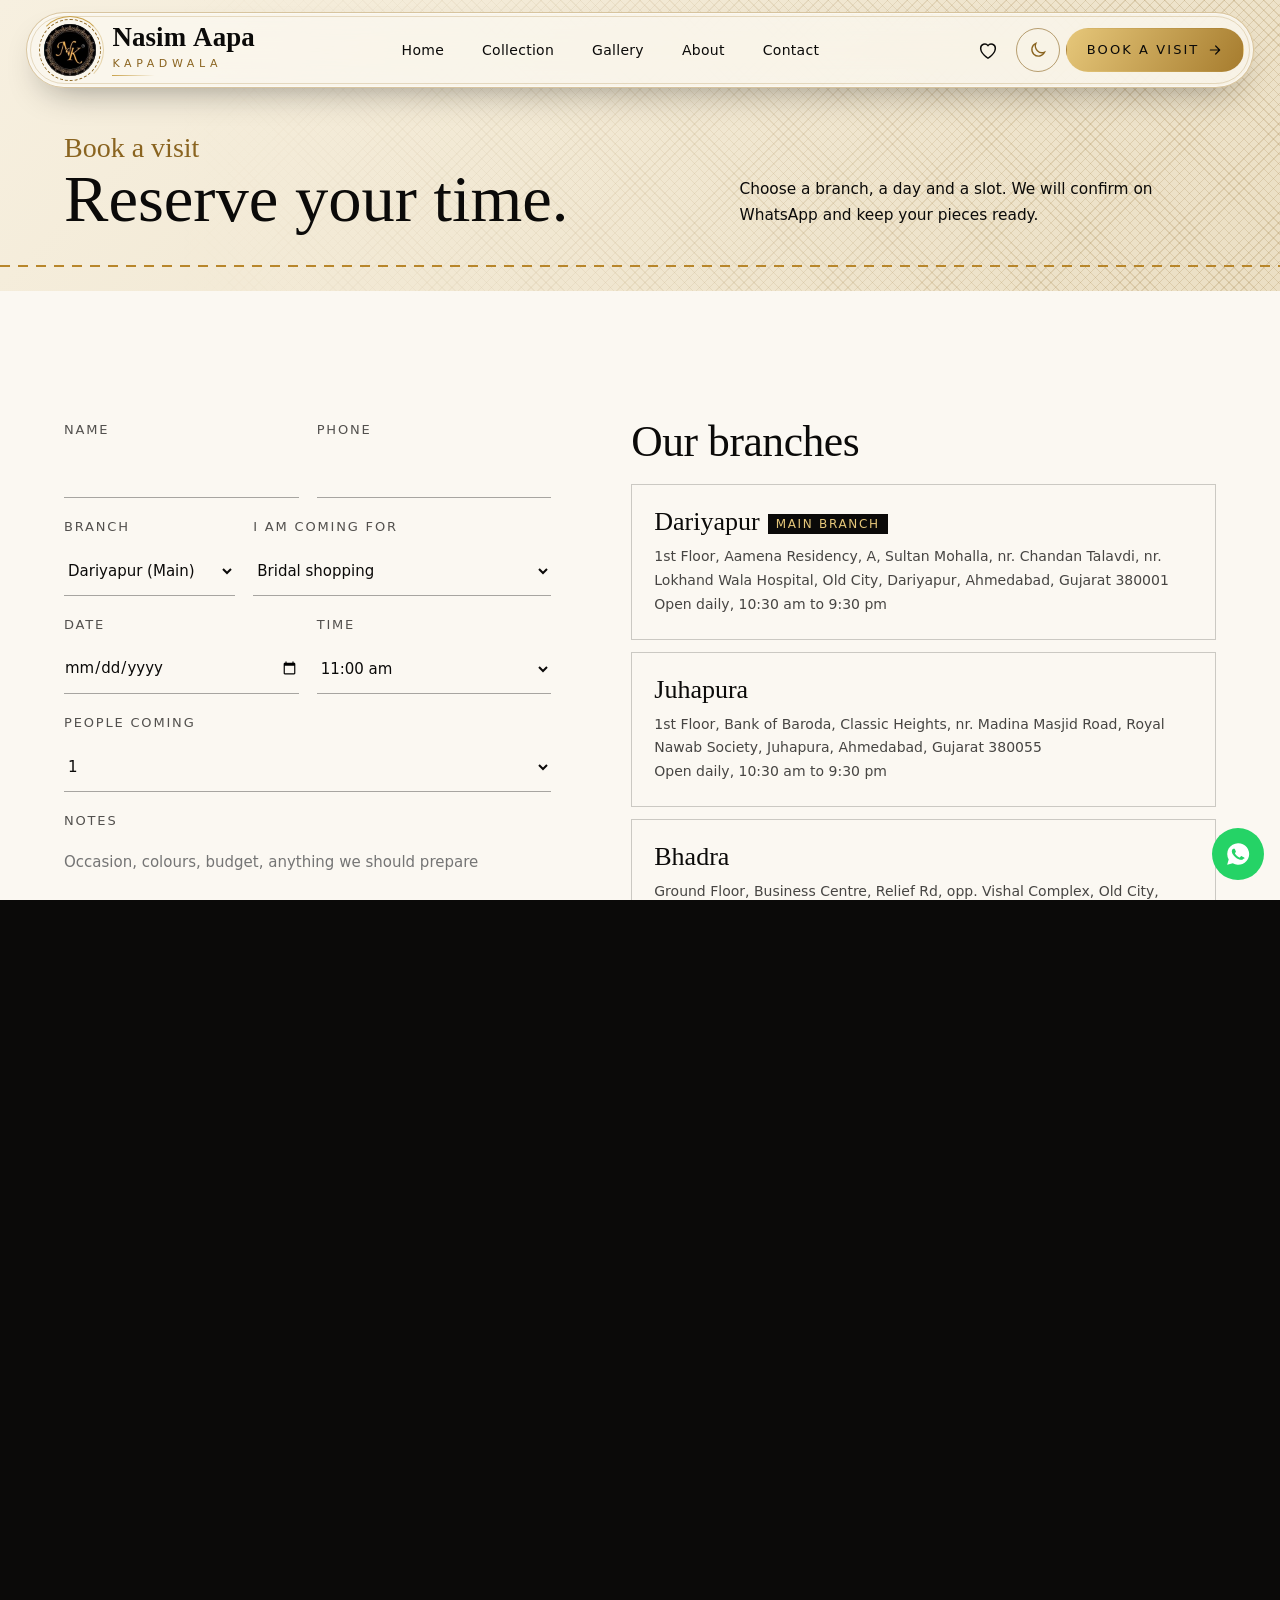
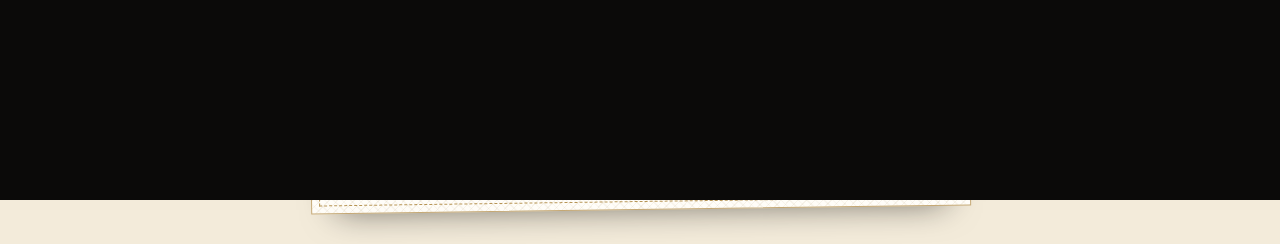
<file: book.html>
<!DOCTYPE html>
<html lang="en"><head><meta charset="utf-8">
<meta http-equiv="Content-Security-Policy" content="default-src 'self'; script-src 'self'; style-src 'self' 'unsafe-inline' https://fonts.googleapis.com; font-src https://fonts.gstatic.com; img-src 'self' data: https:; frame-src https://maps.google.com https://www.google.com; connect-src 'self'; object-src 'none'; base-uri 'self'; form-action 'self'">
<meta name="referrer" content="strict-origin-when-cross-origin">
<meta name="viewport" content="width=device-width, initial-scale=1, viewport-fit=cover">
<title>Book a Visit | Nasim Aapa Kapadwala, Ahmedabad</title>
<meta name="description" content="Book a visit or fitting at our Dariyapur, Juhapura or Bhadra branch in Ahmedabad.">
<meta name="theme-color" content="#0B0A09"><link rel="icon" href="images/logo.png">
<link rel="preconnect" href="https://fonts.googleapis.com"><link rel="preconnect" href="https://fonts.gstatic.com" crossorigin>
<link href="https://fonts.googleapis.com/css2?family=Cormorant+Garamond:ital,wght@0,400;0,500;0,600;1,400&family=DM+Sans:wght@400;500&family=Pinyon+Script&display=swap" rel="stylesheet">
<link rel="stylesheet" href="style.css"></head><body>
<main>
<section class="phero"><div><p class="script fadeup">Book a visit</p><h1 class="split"><span><i>Reserve your time.</i></span></h1><p class="hero__lede fadeup">Choose a branch, a day and a slot. We will confirm on WhatsApp and keep your pieces ready.</p></div></section>
<section class="section"><div class="wrap cgrid">
 <form class="form" id="bform">
  <div class="row"><div class="field"><label for="bn">Name</label><input id="bn" name="name" required maxlength="60" autocomplete="name"></div><div class="field"><label for="bp">Phone</label><input id="bp" name="phone" type="tel" required maxlength="20" inputmode="tel" autocomplete="tel"></div></div>
  <div class="row"><div class="field"><label for="bbr">Branch</label><select id="bbr" name="branch"></select></div><div class="field"><label for="bu">I am coming for</label><select id="bu" name="purpose"><option>Bridal shopping</option><option>Custom stitching and measurements</option><option>Trial fitting</option><option>Dress materials</option><option>Readymade outfits</option></select></div></div>
  <div class="row"><div class="field"><label for="bdate">Date</label><input id="bdate" name="date" type="date" required></div><div class="field"><label for="bt">Time</label><select id="bt" name="time"><option>11:00 am</option><option>1:00 pm</option><option>3:00 pm</option><option>5:00 pm</option><option>7:00 pm</option></select></div></div>
  <div class="field"><label for="bg">People coming</label><select id="bg" name="guests"><option>1</option><option>2</option><option>3 to 4</option><option>5 or more</option></select></div>
  <div class="field"><label for="bno">Notes</label><textarea id="bno" name="notes" maxlength="400" placeholder="Occasion, colours, budget, anything we should prepare"></textarea></div>
  <div class="hp" aria-hidden="true"><label>Leave this empty<input name="website" tabindex="-1" autocomplete="off"></label></div><button class="btn btn--gold" type="submit">Request on WhatsApp</button><p class="ok" id="bok" role="status"></p></form>
 <div><h2 class="title" style="font-size:clamp(30px,3.4vw,46px)">Our branches</h2><div class="bcards" id="binfo"></div><p class="sub" style="margin-top:20px;font-size:14px">Saved pieces from your wishlist are added to the message automatically.</p></div>
</div></section>
</main><script src="script.js"></script></body></html>
</file>
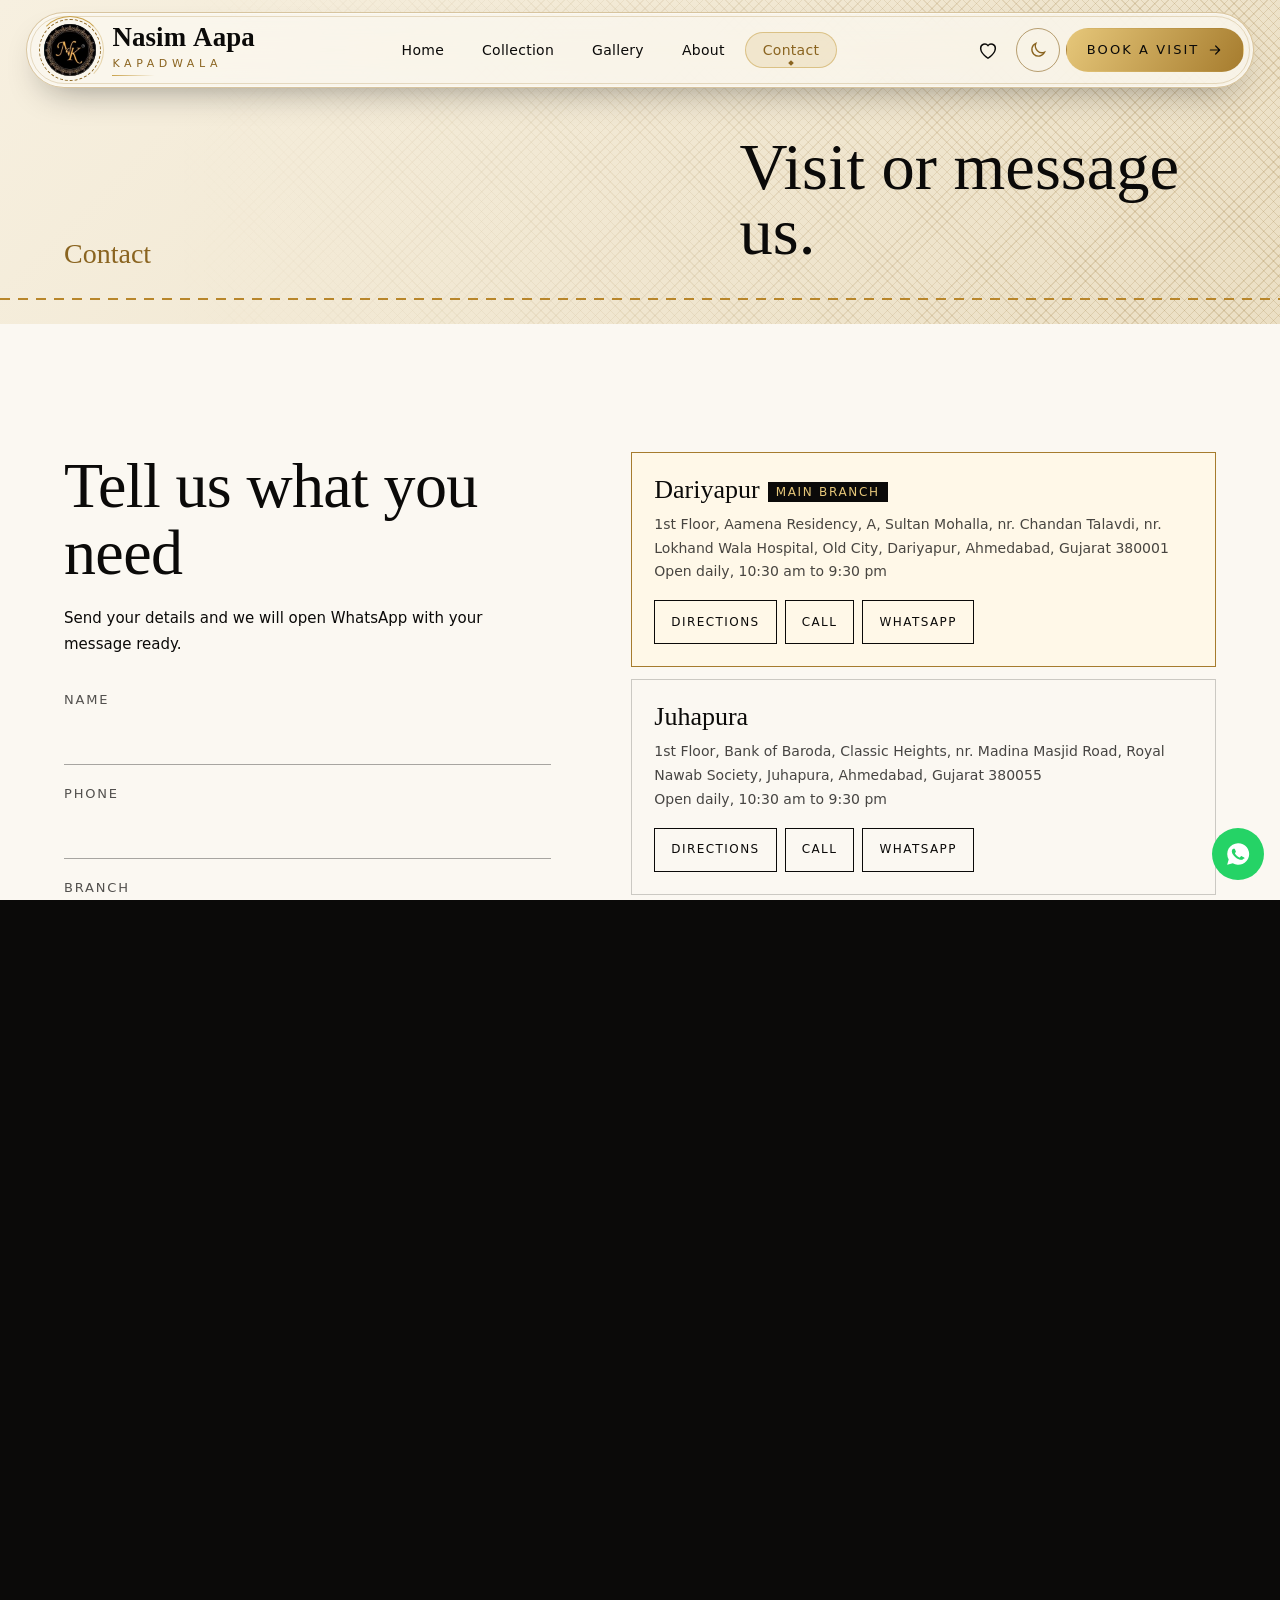
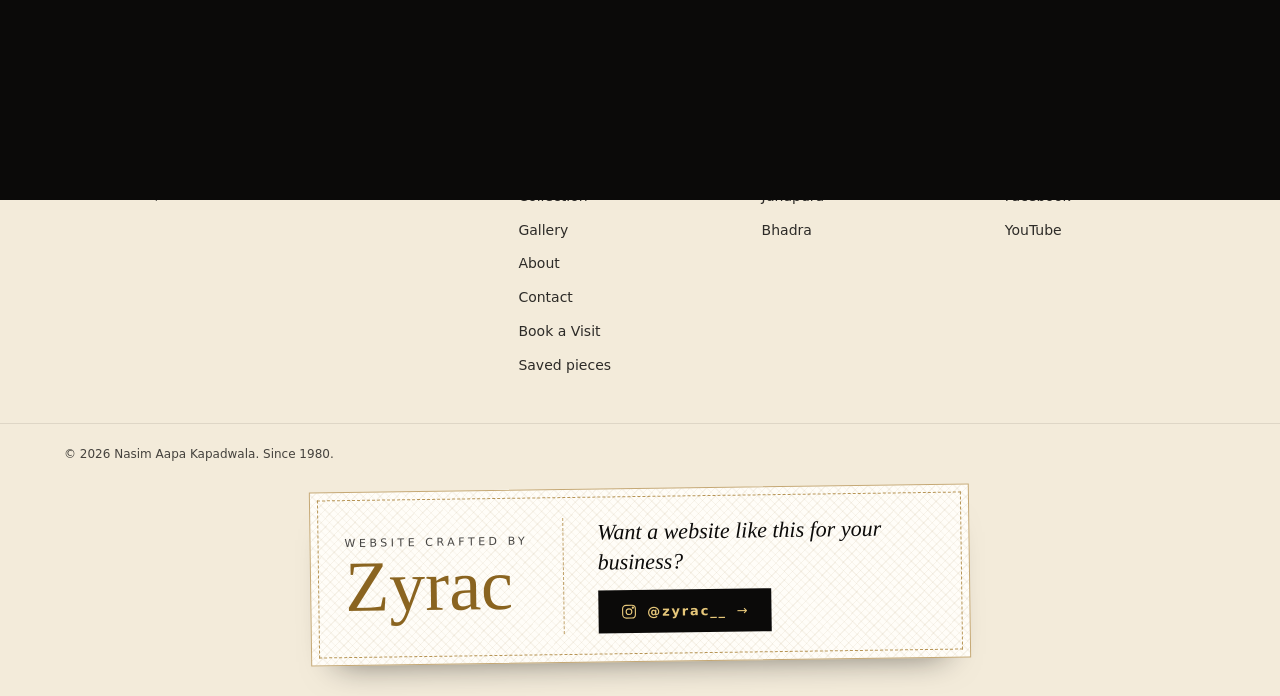
<file: contact.html>
<!DOCTYPE html>
<html lang="en"><head><meta charset="utf-8">
<meta http-equiv="Content-Security-Policy" content="default-src 'self'; script-src 'self'; style-src 'self' 'unsafe-inline' https://fonts.googleapis.com; font-src https://fonts.gstatic.com; img-src 'self' data: https:; frame-src https://maps.google.com https://www.google.com; connect-src 'self'; object-src 'none'; base-uri 'self'; form-action 'self'">
<meta name="referrer" content="strict-origin-when-cross-origin">
<meta name="viewport" content="width=device-width, initial-scale=1, viewport-fit=cover">
<title>Contact | Nasim Aapa Kapadwala, Ahmedabad</title>
<meta name="description" content="Visit our three Ahmedabad branches in Dariyapur, Juhapura and Bhadra, or message us on WhatsApp.">
<meta property="og:title" content="Contact | Nasim Aapa Kapadwala"><meta property="og:description" content="Visit our three Ahmedabad branches in Dariyapur, Juhapura and Bhadra, or message us on WhatsApp."><meta property="og:type" content="website">
<meta name="theme-color" content="#0B0A09"><link rel="icon" href="images/logo.png">
<link rel="preconnect" href="https://fonts.googleapis.com"><link rel="preconnect" href="https://fonts.gstatic.com" crossorigin>
<link href="https://fonts.googleapis.com/css2?family=Cormorant+Garamond:ital,wght@0,400;0,500;0,600;1,400&family=DM+Sans:wght@400;500&family=Pinyon+Script&display=swap" rel="stylesheet">
<link rel="stylesheet" href="style.css"></head><body>
<main>
<section class="phero"><div><p class="script fadeup">Contact</p><h1 class="split"><span><i>Visit or message us.</i></span></h1></div></section>
<section class="section"><div class="wrap cgrid">
 <div><h2 class="title">Tell us what you need</h2><p class="sub">Send your details and we will open WhatsApp with your message ready.</p>
  <form class="form" id="cform"><div class="field"><label for="n">Name</label><input id="n" name="name" required maxlength="60" autocomplete="name"></div>
  <div class="field"><label for="p">Phone</label><input id="p" name="phone" type="tel" required maxlength="20" inputmode="tel" autocomplete="tel"></div>
  <div class="field"><label for="fbr">Branch</label><select id="fbr" name="branch"></select></div>
  <div class="field"><label for="o">Occasion</label><select id="o" name="occ"><option>Nikah</option><option>Mehndi</option><option>Walima</option><option>Sangeet</option><option>Everyday</option></select></div>
  <div class="field"><label for="m">Message</label><textarea id="m" name="msg" maxlength="400" placeholder="Colour, fabric, date needed"></textarea></div>
  <div class="hp" aria-hidden="true"><label>Leave this empty<input name="website" tabindex="-1" autocomplete="off"></label></div><button class="btn btn--gold" type="submit">Send on WhatsApp</button><p class="ok" id="ok" role="status"></p></form></div>
 <div><div class="bwrap"><div class="bcards" id="bcards"></div><iframe class="map" id="map" title="Branch map" loading="lazy"></iframe></div></div>
</div></section>
</main>
<script src="script.js"></script></body></html>
</file>
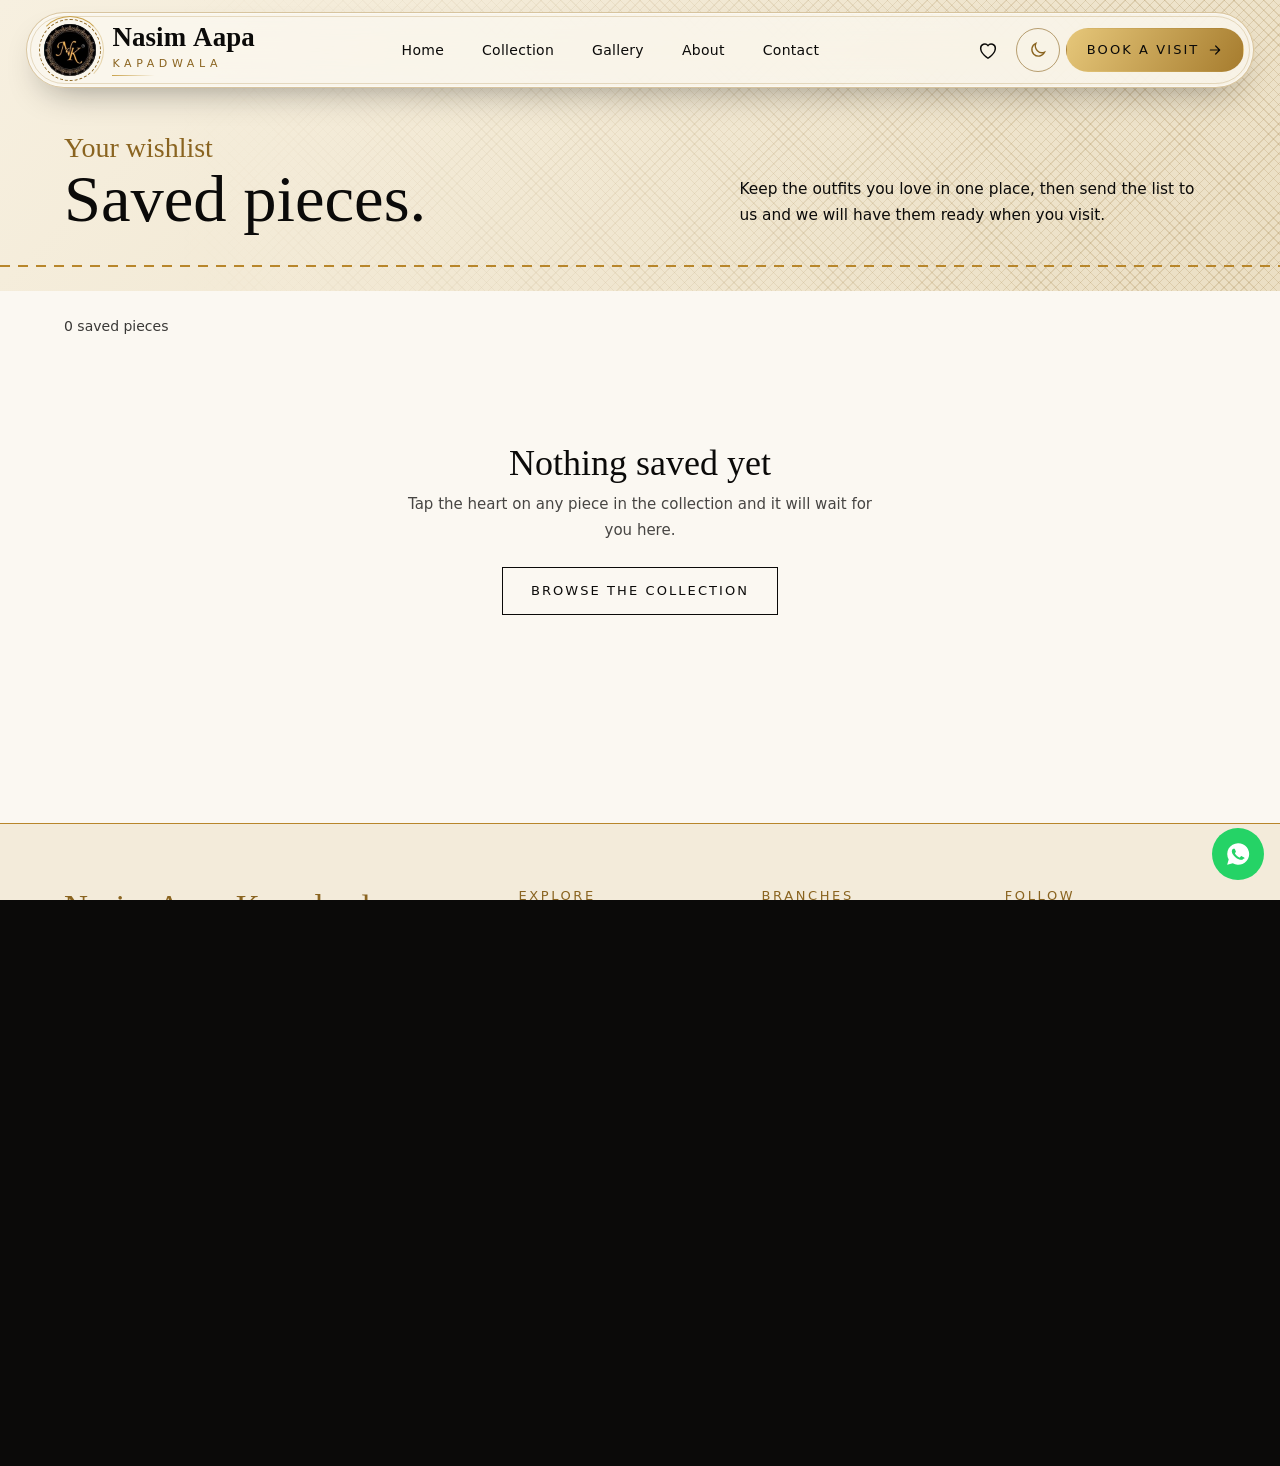
<file: wishlist.html>
<!DOCTYPE html>
<html lang="en"><head><meta charset="utf-8">
<meta http-equiv="Content-Security-Policy" content="default-src 'self'; script-src 'self'; style-src 'self' 'unsafe-inline' https://fonts.googleapis.com; font-src https://fonts.gstatic.com; img-src 'self' data: https:; frame-src https://maps.google.com https://www.google.com; connect-src 'self'; object-src 'none'; base-uri 'self'; form-action 'self'">
<meta name="referrer" content="strict-origin-when-cross-origin">
<meta name="viewport" content="width=device-width, initial-scale=1, viewport-fit=cover">
<title>Saved Pieces | Nasim Aapa Kapadwala, Ahmedabad</title>
<meta name="description" content="Your saved outfits at Nasim Aapa Kapadwala. Send the list to us on WhatsApp.">
<meta name="theme-color" content="#0B0A09"><link rel="icon" href="images/logo.png">
<link rel="preconnect" href="https://fonts.googleapis.com"><link rel="preconnect" href="https://fonts.gstatic.com" crossorigin>
<link href="https://fonts.googleapis.com/css2?family=Cormorant+Garamond:ital,wght@0,400;0,500;0,600;1,400&family=DM+Sans:wght@400;500&family=Pinyon+Script&display=swap" rel="stylesheet">
<link rel="stylesheet" href="style.css"></head><body>
<main>
<section class="phero"><div><p class="script fadeup">Your wishlist</p><h1 class="split"><span><i>Saved pieces.</i></span></h1><p class="hero__lede fadeup">Keep the outfits you love in one place, then send the list to us and we will have them ready when you visit.</p></div></section>
<section class="section" style="padding-top:0"><div class="wrap"><div class="count"><span id="wcnt"></span><div class="wact" id="wact"><a class="btn btn--gold" id="wsend" target="_blank" rel="noopener noreferrer" href="#">Send list on WhatsApp</a><button class="btn btn--ink" id="wclear" type="button">Clear all</button></div></div><div class="pgrid" id="wl"></div></div></section>
</main><script src="script.js"></script></body></html>
</file>
<file: style.css>
/* Nasim Aapa Kapadwala: shared design system for all pages */
:root{--black:#0B0A09;--char:#1C1A17;--ivory:#F6F1E7;--gold:#C9A24B;--gold-hi:#E6C77A;--gold-lo:#A67C2E;
--serif:'Cormorant Garamond',Georgia,serif;--sans:'DM Sans',system-ui,sans-serif;--script:'Pinyon Script',cursive;
--ease:cubic-bezier(.22,.61,.36,1);--pad:clamp(20px,5vw,72px)}
*{box-sizing:border-box;margin:0;padding:0}
html{scroll-behavior:smooth;scroll-padding-top:90px}
body{background:var(--ivory);color:var(--black);font:400 clamp(15px,1.1vw,17px)/1.7 var(--sans);overflow-x:hidden;-webkit-font-smoothing:antialiased;opacity:0;transition:opacity .6s}
body.ready{opacity:1}
img{display:block;width:100%;height:100%;object-fit:cover;background:linear-gradient(135deg,#2a2218,#5a4524)}
a{color:inherit;text-decoration:none}button,input,select,textarea{font:inherit;color:inherit}button{background:none;border:0;cursor:pointer}
:focus-visible{outline:2px solid var(--gold);outline-offset:3px}
.wrap{padding-inline:var(--pad);max-width:1500px;margin-inline:auto}
.section{padding-block:clamp(64px,10vw,140px)}.section--dark{background:var(--black);color:var(--ivory)}
.title{font:500 clamp(34px,5vw,68px)/1.05 var(--serif);letter-spacing:-.01em;margin-bottom:20px}
.sub{max-width:52ch;opacity:.75;margin-bottom:32px}
.script{font:400 clamp(22px,2.6vw,34px) var(--script);color:var(--gold-hi)}
.btn{display:inline-flex;align-items:center;justify-content:center;min-height:48px;padding:0 28px;font-size:13px;letter-spacing:.16em;text-transform:uppercase;border:1px solid var(--gold);position:relative;overflow:hidden;transition:color .4s,transform .3s var(--ease)}
.btn--gold{background:linear-gradient(120deg,var(--gold-hi),var(--gold-lo));color:var(--black);border-color:transparent}
.btn--gold::after{content:"";position:absolute;inset:0;background:linear-gradient(100deg,transparent 30%,rgba(255,255,255,.55) 50%,transparent 70%);transform:translateX(-120%);transition:transform .8s var(--ease)}
.btn--gold:hover::after{transform:translateX(120%)}
.btn--line{color:var(--ivory)}.btn--line:hover,.btn--sm:hover{background:var(--gold);color:var(--black)}
.btn--ink{color:var(--black);border-color:var(--black)}.btn--ink:hover{background:var(--black);color:var(--gold-hi)}
.btn--sm{min-height:44px;padding:0 20px}
/* page transition, progress, cursor */
.curtain{position:fixed;inset:0;z-index:98;background:var(--black);transform:translateY(100%);transition:transform .45s var(--ease);pointer-events:none}
.curtain.on{transform:none}
.prog{position:fixed;top:0;left:0;right:0;height:2px;z-index:97;background:linear-gradient(90deg,var(--gold-lo),var(--gold-hi));transform:scaleX(0);transform-origin:left}
/* loader */
.loader{position:fixed;inset:0;z-index:99;background:var(--black);display:grid;place-items:center;transition:opacity .6s,visibility .6s}
.loader.off{opacity:0;visibility:hidden}
.loader circle{fill:none;stroke:var(--gold);stroke-width:1;stroke-dasharray:600;stroke-dashoffset:600;animation:draw 1.3s var(--ease) forwards}
.loader circle+circle{stroke-dasharray:3 5;animation-delay:.2s}
.loader text{font:italic 500 56px var(--serif);fill:var(--gold-hi);opacity:0;animation:fade .6s .7s forwards}
@keyframes draw{to{stroke-dashoffset:0}}@keyframes fade{to{opacity:1}}
/* header */
.header{position:fixed;inset:0 0 auto;z-index:50;display:flex;align-items:center;justify-content:space-between;gap:24px;padding:14px var(--pad);padding-top:max(14px,env(safe-area-inset-top));color:var(--ivory);transition:background .4s,transform .5s var(--ease)}
.header.solid{background:rgba(11,10,9,.8);backdrop-filter:blur(16px);-webkit-backdrop-filter:blur(16px);border-bottom:1px solid rgba(201,162,75,.3)}
.header.hide{transform:translateY(-100%)}
.brand{display:flex;align-items:center;gap:12px}.brand img{width:44px;height:44px;border-radius:50%}
.brand b{font:500 20px/1 var(--serif);display:flex;flex-direction:column}
.brand small{font:400 11px var(--sans);letter-spacing:.3em;text-transform:uppercase;color:var(--gold-hi);margin-top:4px}
.nav{display:flex;gap:clamp(18px,3vw,44px);font-size:13px;letter-spacing:.14em;text-transform:uppercase}
.nav a{position:relative;padding:8px 0}
.nav a::after{content:"";position:absolute;left:0;right:0;bottom:2px;height:1px;background:var(--gold);transform:scaleX(0);transform-origin:left;transition:transform .4s var(--ease)}
.nav a:hover::after,.nav a.cur-page::after{transform:scaleX(1)}
.hend{display:flex;align-items:center;gap:12px}
.burger{display:none;width:44px;height:44px;position:relative}
.burger i{position:absolute;left:10px;right:10px;height:1px;background:var(--ivory);transition:transform .4s var(--ease)}
.burger i:first-child{top:18px}.burger i:last-child{top:26px}
.burger[aria-expanded=true] i:first-child{transform:translateY(4px) rotate(45deg)}
.burger[aria-expanded=true] i:last-child{transform:translateY(-4px) rotate(-45deg)}
@media(max-width:1080px){.burger{display:block}
.nav{position:fixed;inset:0;background:var(--black);flex-direction:column;justify-content:center;padding:0 var(--pad);gap:4px;font:500 clamp(36px,10vw,56px) var(--serif);letter-spacing:0;text-transform:none;transform:translateY(-100%);transition:transform .7s var(--ease);z-index:-1}
.nav.open{transform:none}.nav a{opacity:0;transform:translateY(24px);transition:opacity .5s,transform .6s var(--ease)}
.nav.open a{opacity:1;transform:none}.nav.open a:nth-child(2){transition-delay:.1s}.nav.open a:nth-child(3){transition-delay:.17s}.nav.open a:nth-child(4){transition-delay:.24s}.nav.open a:nth-child(5){transition-delay:.31s}}
@media(max-width:520px){.hend .btn{display:none}.brand small{display:none}}
/* hero */
.hero{position:relative;height:100svh;min-height:620px;color:var(--ivory);display:flex;align-items:flex-end;overflow:hidden;background:var(--black)}
.hero__bg,.slide{position:absolute;inset:0}
.slide{opacity:0;transition:opacity 1.6s var(--ease)}.slide.on{opacity:1}
.slide img{transform:scale(1.12);transition:transform 9s linear}.slide.on img{transform:scale(1)}
.hero__bg::after{content:"";position:absolute;inset:0;background:linear-gradient(0deg,rgba(11,10,9,.88),rgba(11,10,9,.1) 60%,rgba(11,10,9,.55))}
.hero__in{position:relative;z-index:2;padding:0 var(--pad) clamp(70px,10vh,120px);max-width:960px}
.split{font:500 clamp(44px,8.4vw,120px)/.98 var(--serif);margin:8px 0 22px}
.split span{display:block;overflow:hidden;padding-bottom:.08em}
.split i{display:block;font-style:normal;transform:translateY(110%);transition:transform 1.1s var(--ease)}
.ready .split i{transform:none}.ready .split span:nth-child(2) i{transition-delay:.15s}
.fadeup{opacity:0;transform:translateY(20px);transition:opacity .9s .5s,transform .9s .5s var(--ease)}.ready .fadeup{opacity:1;transform:none}
.hero__lede{max-width:46ch;opacity:.85;margin-bottom:32px}.hero__cta{display:flex;flex-wrap:wrap;gap:14px}
.badge{position:absolute;z-index:2;right:var(--pad);bottom:clamp(70px,10vh,120px);width:clamp(96px,10vw,140px);animation:spin 28s linear infinite}
.badge text{fill:var(--gold-hi);font:500 9px var(--sans);letter-spacing:.22em;text-transform:uppercase}
.badge .nk{font:italic 500 24px var(--serif);letter-spacing:0}
@keyframes spin{to{transform:rotate(360deg)}}
.dots{position:absolute;z-index:2;left:var(--pad);bottom:24px;display:flex}
.dots button{width:44px;height:28px;position:relative}.dots button::after{content:"";position:absolute;left:4px;right:4px;top:13px;height:1px;background:rgba(246,241,231,.4)}
.dots .on::after{background:var(--gold);height:2px;top:12px}
.scrollhint{position:absolute;z-index:2;right:var(--pad);bottom:24px;width:1px;height:48px;background:rgba(246,241,231,.3);overflow:hidden}
.scrollhint::after{content:"";position:absolute;inset:0;background:var(--gold);animation:drip 2s var(--ease) infinite}
@keyframes drip{from{transform:translateY(-100%)}to{transform:translateY(100%)}}
/* page hero */
.phero{position:relative;min-height:60svh;display:flex;align-items:flex-end;background:var(--black);color:var(--ivory);padding:150px var(--pad) 56px;overflow:hidden}
.phero::before{content:"";position:absolute;right:-12vw;top:50%;width:min(70vw,640px);aspect-ratio:1;margin-top:calc(min(70vw,640px)/-2);border:1px dashed rgba(201,162,75,.45);border-radius:50%;animation:spin 90s linear infinite}
.phero::after{content:"";position:absolute;right:-8vw;top:50%;width:min(58vw,520px);aspect-ratio:1;margin-top:calc(min(58vw,520px)/-2);border:1px solid rgba(201,162,75,.25);border-radius:50%}
.phero>div{position:relative;z-index:1;max-width:760px}
/* marquee */
.marquee{background:var(--black);border-block:1px solid rgba(201,162,75,.35);overflow:hidden;padding:18px 0}
.marquee div{display:flex;gap:56px;width:max-content;animation:run 36s linear infinite;font:italic 400 28px var(--serif);color:var(--gold)}
.marquee:hover div{animation-play-state:paused}.marquee span::after{content:"✦";margin-left:56px;font-size:12px;vertical-align:middle}
@keyframes run{to{transform:translateX(-50%)}}
/* categories */
.cats{display:grid;grid-template-columns:repeat(2,1fr);gap:12px;grid-auto-rows:clamp(180px,42vw,300px)}
.cat{position:relative;overflow:hidden;border-radius:2px;color:var(--ivory)}.cat img{transition:transform 1.4s var(--ease)}.cat:hover img{transform:scale(1.08)}
.cat::before{content:"";position:absolute;inset:0;z-index:1;background:linear-gradient(0deg,rgba(11,10,9,.78),transparent 55%)}
.cat span{position:absolute;z-index:2;left:18px;bottom:16px;right:18px;font:500 clamp(20px,2.4vw,32px)/1.1 var(--serif);padding-bottom:6px;background:linear-gradient(var(--gold),var(--gold)) left bottom/0 1px no-repeat;transition:background-size .6s var(--ease);display:flex;justify-content:space-between}
.cat span::after{content:"→";transform:translateX(-12px);opacity:0;transition:.5s var(--ease)}.cat:hover span{background-size:100% 1px}.cat:hover span::after{transform:none;opacity:1}
.cat--a{grid-column:span 2;grid-row:span 2}
@media(min-width:900px){.cats{grid-template-columns:repeat(12,1fr);grid-auto-rows:210px}
.cat--a{grid-column:1/6;grid-row:1/4}.cat--b{grid-column:6/10;grid-row:1/3}.cat--c{grid-column:10/13;grid-row:1/2}.cat--d{grid-column:10/13;grid-row:2/4}.cat--e{grid-column:6/8;grid-row:3/4}.cat--f{grid-column:8/10;grid-row:3/5}.cat--g{grid-column:1/6;grid-row:4/5}}
/* product cards */
.rail{display:flex;gap:20px;overflow-x:auto;scroll-snap-type:x mandatory;padding:8px var(--pad) 24px;scrollbar-width:thin;scrollbar-color:var(--gold) transparent}
.rail .pcard{flex:0 0 min(78vw,320px);scroll-snap-align:start}
.pgrid{display:grid;grid-template-columns:repeat(2,1fr);gap:14px}
@media(min-width:760px){.pgrid{grid-template-columns:repeat(3,1fr);gap:24px}}@media(min-width:1200px){.pgrid{grid-template-columns:repeat(4,1fr)}}
.pcard{position:relative;border:1px solid rgba(201,162,75,.35);border-radius:2px;transition:transform .5s var(--ease),border-color .3s;transform-style:preserve-3d;will-change:transform}
.pcard:hover{border-color:var(--gold)}
.pcard__img{aspect-ratio:3/4;overflow:hidden;cursor:pointer}.pcard__img img{transition:transform 1.2s var(--ease)}.pcard:hover img{transform:scale(1.06)}
.pcard__b{padding:14px 14px 16px}.pcard h3{font:500 clamp(18px,2vw,24px)/1.2 var(--serif)}.pcard p{font-size:13px;opacity:.65;margin:2px 0 12px}
.pcard .btn{width:100%;min-height:44px;font-size:12px;padding:0 10px}
.heart{position:absolute;top:8px;right:8px;z-index:2;width:44px;height:44px;border-radius:50%;background:rgba(11,10,9,.55);color:var(--ivory);backdrop-filter:blur(6px);display:grid;place-items:center;transition:transform .3s var(--ease)}
.heart:hover{transform:scale(1.1)}.heart svg{width:20px;fill:none;stroke:currentColor;stroke-width:1.6}.heart.on svg{fill:var(--gold);stroke:var(--gold);animation:beat .4s}
@keyframes beat{50%{transform:scale(1.4)}}
.pcard.in{animation:pop .7s var(--ease) both;animation-delay:var(--d,0ms)}@keyframes pop{from{opacity:0;transform:translateY(26px) scale(.97)}}
/* split / steps */
.sp{display:grid;gap:40px}.sp__img{aspect-ratio:4/5;max-height:80vh;overflow:hidden}.sp__img img{height:116%;transform:translateY(0)}
.sp__txt{padding:clamp(24px,5vw,80px) var(--pad)}
.steps{list-style:none;counter-reset:s}.steps li{counter-increment:s;display:grid;grid-template-columns:52px 1fr;column-gap:16px;padding:20px 0;border-top:1px solid var(--gold)}
.steps li::before{content:counter(s);grid-row:span 2;font:italic 500 40px/1 var(--serif);color:var(--gold-lo)}
.steps b{font:500 24px var(--serif)}.steps span{opacity:.7;font-size:14px}
@media(min-width:900px){.sp{grid-template-columns:5fr 6fr;align-items:center}.sp--r{grid-template-columns:6fr 5fr}.sp__img{aspect-ratio:auto;min-height:680px;max-height:none;height:100%}}
.clip{clip-path:inset(0 0 100% 0);transition:clip-path 1.4s var(--ease)}.clip.in{clip-path:inset(0)}
/* story */
.sg{display:grid;gap:32px;align-items:center}
.year{font:600 clamp(110px,26vw,360px)/.8 var(--serif);color:transparent;-webkit-text-stroke:1px var(--gold);letter-spacing:-.03em}
.stats{display:flex;gap:clamp(24px,5vw,64px);border-top:1px solid rgba(201,162,75,.4);padding-top:24px}
.stats b{display:block;font:500 clamp(36px,5vw,60px)/1 var(--serif);color:var(--gold-hi)}.stats span{font-size:12px;letter-spacing:.14em;text-transform:uppercase;opacity:.7}
@media(min-width:900px){.sg{grid-template-columns:1fr 1fr}}
.vals{display:grid;gap:0}.val{border-top:1px solid var(--gold);padding:28px 0;display:grid;gap:8px}.val h3{font:500 32px var(--serif)}.val p{opacity:.75;max-width:48ch}
@media(min-width:900px){.vals{grid-template-columns:repeat(3,1fr);gap:48px}}
/* quotes */
.qs{display:grid;max-width:820px}.quote{grid-area:1/1;opacity:0;transition:opacity .9s;pointer-events:none}.quote.on{opacity:1;pointer-events:auto}
.quote p{font:italic 400 clamp(26px,3.6vw,46px)/1.25 var(--serif)}.quote cite{display:block;margin-top:20px;font-style:normal;color:var(--gold-lo);font-size:14px;letter-spacing:.1em}
/* cta band */
.band{text-align:left;display:grid;gap:24px;align-items:end}.band .btn{justify-self:start}
@media(min-width:900px){.band{grid-template-columns:2fr 1fr}.band .btn{justify-self:end}}
/* collection */
.bar{position:sticky;top:0;z-index:30;background:rgba(246,241,231,.94);backdrop-filter:blur(14px);-webkit-backdrop-filter:blur(14px);border-bottom:1px solid rgba(11,10,9,.12);padding:12px var(--pad);display:grid;gap:10px;transition:top .5s var(--ease)}
.bar.low{top:72px}
.chips{display:flex;gap:8px;overflow-x:auto;scrollbar-width:none}.chips::-webkit-scrollbar{display:none}
.chip{flex:none;min-height:44px;padding:0 20px;border:1px solid rgba(11,10,9,.25);font-size:13px;letter-spacing:.08em;transition:.3s}
.chip.on,.chip:hover{background:var(--black);color:var(--gold-hi);border-color:var(--black)}
.ctl{display:grid;grid-template-columns:1fr 1fr;gap:8px}
.ctl>*{min-height:44px;border:1px solid rgba(11,10,9,.25);background:transparent;padding:0 12px;border-radius:0}
.ctl input{grid-column:1/-1}
@media(min-width:900px){.bar{grid-template-columns:auto 1fr;align-items:center}.ctl{grid-template-columns:2fr 1fr 1fr 1fr}.ctl input{grid-column:auto}}
.count{display:flex;justify-content:space-between;padding:24px 0;font-size:14px;opacity:.7}
.empty{padding:80px 0;text-align:center}.empty h3{font:500 36px var(--serif)}
.qv{position:fixed;inset:0;z-index:90;background:rgba(11,10,9,.88);display:grid;place-items:center;padding:16px;overflow:auto}.qv[hidden]{display:none}
.qv__box{background:var(--ivory);max-width:900px;width:100%;display:grid;position:relative;animation:pop .6s var(--ease)}
.qv__img{aspect-ratio:4/5;max-height:50vh}.qv__t{padding:28px}.qv__t h3{font:500 38px/1.1 var(--serif);margin-bottom:8px}.qv__t dl{margin:20px 0;display:grid;grid-template-columns:auto 1fr;gap:8px 24px;font-size:14px}.qv__t dt{opacity:.55}
.qv__x{position:absolute;top:6px;right:6px;z-index:2;width:48px;height:48px;font-size:32px;color:var(--gold-hi);background:rgba(11,10,9,.6)}
@media(min-width:760px){.qv__box{grid-template-columns:1fr 1fr}.qv__img{aspect-ratio:auto;max-height:none;min-height:520px}}
/* gallery */
.masonry{columns:2;column-gap:12px}@media(min-width:800px){.masonry{columns:3}}@media(min-width:1200px){.masonry{columns:4}}
.tile{display:block;width:100%;break-inside:avoid;margin-bottom:12px;overflow:hidden;cursor:zoom-in;position:relative}
.tile:nth-child(3n){aspect-ratio:3/5}.tile:nth-child(3n+1){aspect-ratio:4/5}.tile:nth-child(3n+2){aspect-ratio:1/1.25}
.tile img{transition:transform 1.2s var(--ease)}.tile:hover img{transform:scale(1.07)}
.tile::after{content:attr(data-n);position:absolute;left:0;right:0;bottom:0;padding:40px 14px 12px;color:var(--ivory);font:italic 20px var(--serif);background:linear-gradient(0deg,rgba(11,10,9,.8),transparent);opacity:0;transition:opacity .4s;text-align:left}
.tile:hover::after{opacity:1}.tile.off{display:none}
.lb{position:fixed;inset:0;z-index:92;background:rgba(11,10,9,.96);display:grid;place-items:center;padding:20px}.lb[hidden]{display:none}
.lb img{width:auto;height:auto;max-height:80vh;max-width:92vw;object-fit:contain;animation:pop .5s var(--ease)}
.lb p{position:absolute;bottom:24px;color:var(--ivory);font:italic 22px var(--serif)}
.lb button{position:absolute;color:var(--gold-hi);font-size:44px;width:56px;height:56px}.lb .x{top:12px;right:12px}.lb .p{left:6px}.lb .n{right:6px}
/* contact */
.cgrid{display:grid;gap:48px}@media(min-width:900px){.cgrid{grid-template-columns:5fr 6fr;gap:80px}}
.form{display:grid;gap:18px}.field{display:grid;gap:6px}.field label{font-size:12px;letter-spacing:.14em;text-transform:uppercase;opacity:.7}
.field input,.field select,.field textarea{min-height:48px;padding:10px 0;border:0;border-bottom:1px solid rgba(11,10,9,.35);background:transparent;border-radius:0;transition:border-color .3s}
.field input:focus,.field select:focus,.field textarea:focus{outline:none;border-color:var(--gold-lo)}.field textarea{min-height:110px;resize:vertical}
.ok{color:var(--gold-lo);font:italic 22px var(--serif)}
.bcards{display:grid;gap:12px}.bcard{border:1px solid rgba(11,10,9,.2);padding:22px;text-align:left;transition:.3s;cursor:pointer}
.bcard.on{border-color:var(--gold-lo);background:#fff8e8}.bcard h3{font:500 26px var(--serif)}
.bcard em{font:normal 11px var(--sans);letter-spacing:.14em;text-transform:uppercase;background:var(--black);color:var(--gold-hi);padding:3px 8px;margin-left:8px;vertical-align:middle}
.bcard p{font-size:14px;opacity:.75;margin:8px 0 16px}.act{display:flex;flex-wrap:wrap;gap:8px}
.act a{min-height:44px;display:inline-flex;align-items:center;padding:0 16px;border:1px solid var(--black);font-size:12px;letter-spacing:.12em;text-transform:uppercase;transition:.3s}.act a:hover{background:var(--black);color:var(--gold-hi)}
.map{width:100%;min-height:380px;border:0;filter:sepia(.25) contrast(1.05)}
.bwrap{display:grid;gap:24px}@media(min-width:900px){.bwrap{grid-template-columns:5fr 6fr}.map{position:sticky;top:90px;height:70vh}}
/* footer, floating */
.footer{background:var(--black);color:var(--ivory);border-top:1px solid var(--gold);padding-top:64px}
.fg{display:grid;grid-template-columns:repeat(2,1fr);gap:32px}.fg>div:first-child{grid-column:1/-1}
.footer h4{font:500 12px var(--sans);letter-spacing:.2em;text-transform:uppercase;color:var(--gold);margin-bottom:12px}
.footer a{display:block;padding:5px 0;opacity:.75;font-size:14px}.footer a:hover{opacity:1;color:var(--gold-hi)}
.copy{margin-top:48px;padding:20px var(--pad) max(20px,env(safe-area-inset-bottom));border-top:1px solid rgba(201,162,75,.2);font-size:12px;opacity:.6}
@media(min-width:800px){.fg{grid-template-columns:2fr 1fr 1fr 1fr}.fg>div:first-child{grid-column:auto}}
.fab,.top{position:fixed;right:max(16px,env(safe-area-inset-right));z-index:40;width:52px;height:52px;display:grid;place-items:center;border-radius:50%}
.fab{bottom:max(20px,env(safe-area-inset-bottom));background:#25D366;color:#fff;animation:ping 3s infinite}
@keyframes ping{0%{box-shadow:0 0 0 0 rgba(37,211,102,.5)}70%,100%{box-shadow:0 0 0 18px transparent}}
.top{bottom:calc(max(20px,env(safe-area-inset-bottom)) + 66px);background:var(--black);color:var(--gold-hi);border:1px solid var(--gold);opacity:0;pointer-events:none;transition:opacity .3s}.top.on{opacity:1;pointer-events:auto}
/* reveal */
.js .rv{opacity:0;transform:translateY(28px);transition:opacity .8s var(--ease),transform .8s var(--ease)}.js .rv.in{opacity:1;transform:none}
@media(prefers-reduced-motion:reduce){*,*::before,*::after{animation:none!important;transition:none!important;scroll-behavior:auto!important}.js .rv,.split i,.fadeup{opacity:1;transform:none}.clip{clip-path:none}}
.cgrid .bwrap{grid-template-columns:1fr}.cgrid .map{position:static;height:380px}
/* theme toggle + dark mode (light is default) */
body{transition:opacity .6s,background-color .5s,color .5s}
.theme{width:44px;height:44px;flex:none;display:grid;place-items:center;border:1px solid rgba(201,162,75,.55);border-radius:50%;color:var(--gold-hi);transition:transform .6s var(--ease),background .3s,color .3s}
.theme:hover{background:var(--gold);color:var(--black);transform:rotate(30deg)}
.theme svg{width:20px;height:20px;fill:none;stroke:currentColor;stroke-width:1.6;stroke-linecap:round}
.theme .sun{display:none}[data-theme=dark] .theme .sun{display:block}[data-theme=dark] .theme .moon{display:none}
[data-theme=dark]{color-scheme:dark}
[data-theme=dark] body{background:var(--black);color:var(--ivory)}
[data-theme=dark] .section--dark{background:var(--char)}
[data-theme=dark] .bar{background:rgba(11,10,9,.9);border-bottom-color:rgba(246,241,231,.14)}
[data-theme=dark] .chip,[data-theme=dark] .ctl>*{border-color:rgba(246,241,231,.28)}
[data-theme=dark] .chip.on,[data-theme=dark] .chip:hover{background:var(--gold);color:var(--black);border-color:var(--gold)}
[data-theme=dark] .ctl select,[data-theme=dark] .field select,[data-theme=dark] option{background-color:var(--black)}
[data-theme=dark] .field input,[data-theme=dark] .field select,[data-theme=dark] .field textarea{border-bottom-color:rgba(246,241,231,.4)}
[data-theme=dark] .field input:focus,[data-theme=dark] .field select:focus,[data-theme=dark] .field textarea:focus{border-color:var(--gold)}
[data-theme=dark] .bcard{border-color:rgba(246,241,231,.2)}[data-theme=dark] .bcard.on{border-color:var(--gold);background:rgba(201,162,75,.1)}
[data-theme=dark] .bcard em{background:var(--gold);color:var(--black)}
[data-theme=dark] .act a{border-color:rgba(246,241,231,.55)}[data-theme=dark] .act a:hover{background:var(--gold);color:var(--black);border-color:var(--gold)}
[data-theme=dark] .btn--ink{color:var(--ivory);border-color:var(--ivory)}[data-theme=dark] .btn--ink:hover{background:var(--gold);color:var(--black);border-color:var(--gold)}
[data-theme=dark] .qv__box{background:var(--char);color:var(--ivory)}
[data-theme=dark] .quote cite,[data-theme=dark] .ok{color:var(--gold-hi)}
[data-theme=dark] .map{filter:invert(.92) hue-rotate(180deg) sepia(.25) contrast(.95)}
/* ===== Hero v2: arch (mehrab) frame, blurred backdrop, progress bars ===== */
.hero{height:auto;min-height:100svh;align-items:stretch}
.hero__bg::after{background:radial-gradient(120% 80% at 70% 40%,rgba(11,10,9,.25),rgba(11,10,9,.92) 75%),linear-gradient(0deg,rgba(11,10,9,.9),transparent 40%)}
.bgi{position:absolute;inset:-8%;width:116%;height:116%;object-fit:cover;filter:blur(38px) saturate(1.2);opacity:0;transition:opacity 1.6s var(--ease)}.bgi.on{opacity:.55}
.hero__grid{position:relative;z-index:2;width:100%;display:grid;gap:34px;align-content:center;padding:100px var(--pad) 96px}
.hero .hero__in{padding:0;max-width:none}
.hero .split{font-size:clamp(42px,6.4vw,100px)}
.hero__art{order:-1;position:relative;width:min(64%,300px);margin:0 auto}
.hero__art::before{content:"";position:absolute;inset:-14px 14px 14px -14px;border:1px solid var(--gold);border-radius:999px 999px 4px 4px;opacity:.75}
.arch{position:relative;aspect-ratio:4/5;border-radius:999px 999px 4px 4px;overflow:hidden;background:var(--char);transform:translate3d(calc(var(--mx,0)*-14px),calc(var(--my,0)*-10px),0);transition:transform .6s var(--ease);box-shadow:0 30px 80px rgba(0,0,0,.5)}
.arch .slide img{transform:scale(1.14)}.arch .slide.on img{transform:scale(1)}
.arch__cap{position:absolute;z-index:2;left:0;right:0;bottom:0;padding:70px 16px 18px;text-align:center;font:italic 500 clamp(18px,2vw,24px)/1.2 var(--serif);background:linear-gradient(0deg,rgba(11,10,9,.85),transparent)}
.arch__cap small{display:block;font:500 10px var(--sans);letter-spacing:.28em;text-transform:uppercase;color:var(--gold-hi);margin-bottom:4px}
.arch__cap.in{animation:capin .9s var(--ease)}@keyframes capin{from{opacity:0;transform:translateY(12px)}}
.peek{position:absolute;z-index:3;left:-14%;bottom:8%;width:30%;aspect-ratio:3/4;border-radius:999px 999px 2px 2px;overflow:hidden;border:3px solid var(--black);transform:translate3d(calc(var(--mx,0)*18px),calc(var(--my,0)*12px),0);transition:transform .6s var(--ease),border-color .3s}
.peek:hover{border-color:var(--gold)}.peek img{transition:transform .8s var(--ease)}.peek:hover img{transform:scale(1.1)}
.peek span{position:absolute;inset:auto 0 0;padding:20px 4px 8px;font-size:9px;letter-spacing:.18em;text-transform:uppercase;text-align:center;color:var(--gold-hi);background:linear-gradient(0deg,rgba(11,10,9,.9),transparent)}
.hero .badge{right:-12%;top:2%;bottom:auto;width:clamp(84px,9vw,128px)}
.hero__facts{list-style:none;display:flex;gap:clamp(16px,3vw,40px);margin-top:36px;padding-top:18px;border-top:1px solid rgba(201,162,75,.4)}
.hero__facts b{display:block;font:500 clamp(22px,2.4vw,32px)/1.1 var(--serif);color:var(--gold-hi)}.hero__facts span{font-size:12px;opacity:.7;line-height:1.4;display:block}
.hero__ctl{position:absolute;z-index:3;left:var(--pad);bottom:20px;display:flex;align-items:center;gap:18px}
.hcount{font:italic 400 18px var(--serif);opacity:.8}.hcount b{font-weight:500;color:var(--gold-hi);font-size:26px}
.bars{display:flex;gap:10px}.bars button{width:clamp(36px,6vw,64px);height:32px;position:relative}
.bars button::before,.bars button::after{content:"";position:absolute;left:0;right:0;top:15px;height:2px;background:rgba(246,241,231,.28)}
.bars button::after{background:var(--gold-hi);transform:scaleX(0);transform-origin:left}
.bars button.on::after{animation:fill 6.5s linear forwards}.hero:hover .bars .on::after{animation-play-state:paused}
@keyframes fill{to{transform:scaleX(1)}}
@media(max-width:640px){.hero__facts{display:none}.peek{left:-10%}.hero .badge{right:-14%}.hero__cta .btn{flex:1}}
@media(min-width:900px){.hero__grid{grid-template-columns:1.05fr .95fr;gap:clamp(32px,6vw,110px);align-items:center;padding:120px var(--pad) 100px}
.hero__art{order:0;width:min(100%,500px);margin:0 0 0 auto}}
@media(prefers-reduced-motion:reduce){.bars button.on::after{transform:scaleX(1)}}

/* wishlist link, reviews, booking */
.wishlink{position:relative;width:44px;height:44px;display:grid;place-items:center;color:var(--ivory)}
.wishlink svg{width:22px;fill:none;stroke:currentColor;stroke-width:1.6;transition:transform .4s var(--ease)}.wishlink:hover svg{transform:scale(1.15);stroke:var(--gold-hi)}
.wishlink span{position:absolute;top:3px;right:1px;min-width:18px;height:18px;border-radius:9px;background:var(--gold);color:var(--black);font:500 11px/18px var(--sans);text-align:center;padding:0 4px}
.wishlink span[hidden]{display:none}
.rate{display:flex;align-items:center;gap:20px 28px;flex-wrap:wrap;margin-bottom:40px}
.rate b{font:500 clamp(64px,9vw,110px)/1 var(--serif);color:var(--gold-hi)}.rate p{font-size:13px;letter-spacing:.14em;text-transform:uppercase;opacity:.7}
.stars{color:var(--gold);letter-spacing:.2em;font-size:18px}
.revs{display:grid;gap:14px}@media(min-width:760px){.revs{grid-template-columns:repeat(3,1fr);gap:20px}}
.rev{border:1px solid rgba(201,162,75,.4);padding:28px;display:grid;gap:16px;align-content:start;transition:border-color .3s,transform .5s var(--ease)}
.rev:hover{border-color:var(--gold)}.rev p{font:italic 400 clamp(21px,2vw,26px)/1.35 var(--serif)}.rev cite{font-style:normal;font-size:13px;letter-spacing:.08em;opacity:.7}
.row{display:grid;gap:18px}@media(min-width:600px){.row{grid-template-columns:1fr 1fr}}
.wact{display:flex;flex-wrap:wrap;gap:10px}.wact[hidden]{display:none}
.ok{min-height:1.4em}

/* ===== LIGHT THEME (default): bright, airy, every text readable ===== */
.nav-book{display:none}
@media(max-width:1080px){.nav-book{display:block;color:#8A6420}.nav.open a:nth-child(6){transition-delay:.38s}}
.split{font-size:clamp(40px,6vw,96px)}
.field label,.stats span{font-size:13px}.footer h4{font-size:13px}.bcard em{font-size:12px}
.pcard p,.count{opacity:.8}
html:not([data-theme=dark]) body{background:#FBF8F2}
html:not([data-theme=dark]) img{background:linear-gradient(135deg,#EFE4CB,#DCC89B)}
html:not([data-theme=dark]) .section--dark{background:#F3EBDA;color:var(--black)}
html:not([data-theme=dark]) .script{color:#8A6420}
html:not([data-theme=dark]) .btn--line{color:var(--black);border-color:#8A6420}
html:not([data-theme=dark]) .btn--line:hover{background:var(--gold);color:var(--black)}
html:not([data-theme=dark]) .loader{background:#FBF8F2}
html:not([data-theme=dark]) .loader circle{stroke:#A67C2E}html:not([data-theme=dark]) .loader text{fill:#8A6420}
/* header: always a clear light bar */
html:not([data-theme=dark]) .header{color:var(--black);background:rgba(251,248,242,.92);backdrop-filter:blur(16px);-webkit-backdrop-filter:blur(16px);border-bottom:1px solid rgba(166,124,46,.35)}
html:not([data-theme=dark]) .brand small{color:#8A6420}
html:not([data-theme=dark]) .burger i{background:var(--black)}
html:not([data-theme=dark]) .wishlink{color:var(--black)}
html:not([data-theme=dark]) .theme{color:#8A6420;border-color:rgba(138,100,32,.6)}
html:not([data-theme=dark]) .theme:hover{background:var(--gold);color:var(--black)}
@media(max-width:1080px){html:not([data-theme=dark]) .nav{background:#FBF8F2}}
/* home hero: photo with a soft ivory wash so dark text always reads */
html:not([data-theme=dark]) .hero{color:var(--black);background:#F3EBDA;padding-top:72px}
html:not([data-theme=dark]) .hero__bg::after{background:linear-gradient(0deg,rgba(251,248,242,.97) 0%,rgba(251,248,242,.9) 45%,rgba(251,248,242,.25) 80%,transparent)}
@media(min-width:900px){html:not([data-theme=dark]) .hero__bg::after{background:linear-gradient(90deg,rgba(251,248,242,.97) 0%,rgba(251,248,242,.9) 42%,rgba(251,248,242,.45) 62%,transparent 85%)}
.hero__in{max-width:min(720px,52vw)}}
html:not([data-theme=dark]) .badge{background:rgba(251,248,242,.92);border-radius:50%;padding:6px}
html:not([data-theme=dark]) .badge text{fill:#8A6420}
@media(max-width:700px){.badge{top:88px;bottom:auto;width:78px}}
@media(max-width:700px) and (max-height:700px){.hero__lede{display:none}}
html:not([data-theme=dark]) .dots button::after,html:not([data-theme=dark]) .scrollhint{background:rgba(11,10,9,.35)}
html:not([data-theme=dark]) .dots .on::after,html:not([data-theme=dark]) .scrollhint::after{background:#8A6420}
/* inner page heroes */
html:not([data-theme=dark]) .phero{background:linear-gradient(135deg,#F7F0E0,#EBDFC4);color:var(--black)}
html:not([data-theme=dark]) .phero::before{border-color:rgba(138,100,32,.45)}html:not([data-theme=dark]) .phero::after{border-color:rgba(138,100,32,.28)}
/* marquee, stats, story, reviews */
html:not([data-theme=dark]) .marquee{background:#EBDFC4;border-color:rgba(138,100,32,.4)}
html:not([data-theme=dark]) .marquee div{color:#6B4D14}
html:not([data-theme=dark]) .stats{border-top-color:rgba(138,100,32,.5)}
html:not([data-theme=dark]) .stats b,html:not([data-theme=dark]) .rate b{color:#8A6420}
html:not([data-theme=dark]) .year{-webkit-text-stroke-color:#B8862B}
html:not([data-theme=dark]) .rev{background:#FFFDF8;border-color:rgba(138,100,32,.35)}
html:not([data-theme=dark]) .stars{color:#B8862B}
html:not([data-theme=dark]) .pcard{background:#FFFDF8;border-color:rgba(138,100,32,.3)}
html:not([data-theme=dark]) .steps li{border-top-color:#B8862B}
/* footer */
html:not([data-theme=dark]) .footer{background:#F3EBDA;color:var(--black);border-top-color:#B8862B}
html:not([data-theme=dark]) .footer h4{color:#8A6420}
html:not([data-theme=dark]) .footer a{opacity:.85}html:not([data-theme=dark]) .footer a:hover{color:#8A6420}
html:not([data-theme=dark]) .copy{border-top-color:rgba(11,10,9,.12);opacity:.75}
[data-theme=dark] .nav-book{color:var(--gold-hi)}

.hp{position:absolute;left:-9999px;width:1px;height:1px;overflow:hidden}

/* ===== NAVBAR v2: floating glass capsule, animated logo, sliding pill, circular-reveal menu ===== */
.skip{position:fixed;left:12px;top:-60px;z-index:200;background:var(--black);color:var(--gold-hi);padding:12px 18px;transition:top .3s}.skip:focus{top:12px}
.nb{--nb-fg:#0B0A09;--nb-acc:#8A6420;--nb-bg:rgba(251,248,242,.8);position:fixed;z-index:50;isolation:isolate;top:max(12px,env(safe-area-inset-top));left:clamp(10px,2vw,28px);right:clamp(10px,2vw,28px);max-width:1400px;margin-inline:auto;display:flex;align-items:center;justify-content:space-between;gap:12px;padding:8px 10px 8px 14px;color:var(--nb-fg);transition:transform .7s var(--ease),padding .5s var(--ease),top .5s var(--ease)}
[data-theme=dark] .nb{--nb-fg:#F6F1E7;--nb-acc:#E6C77A;--nb-bg:rgba(20,18,15,.74)}
.nb.solid{padding:5px 8px 5px 12px;top:max(8px,env(safe-area-inset-top))}
.nb.hide{transform:translateY(calc(-100% - 24px))}
.nb-bg{position:absolute;inset:0;z-index:-1;border-radius:999px;background:var(--nb-bg);-webkit-backdrop-filter:blur(20px) saturate(1.5);backdrop-filter:blur(20px) saturate(1.5);border:1px solid rgba(166,124,46,.4);box-shadow:0 14px 34px -18px rgba(11,10,9,.4),inset 0 1px 0 rgba(255,255,255,.3);transition:box-shadow .5s;overflow:hidden}
.nb-bg::after{content:"";position:absolute;inset:0;background:radial-gradient(200px circle at var(--mx,50%) 50%,rgba(201,162,75,.24),transparent 70%);opacity:0;transition:opacity .4s}
.nb:hover .nb-bg::after{opacity:1}
.nb.solid .nb-bg{box-shadow:0 18px 40px -16px rgba(11,10,9,.5),inset 0 1px 0 rgba(255,255,255,.3)}
/* logo + name */
.nb-brand{display:flex;align-items:center;gap:12px;flex:none;min-height:44px}
.logo{position:relative;width:48px;height:48px;flex:none;transition:width .5s var(--ease),height .5s var(--ease),transform .6s var(--ease)}
.nb.solid .logo{width:40px;height:40px}.nb-brand:hover .logo{transform:scale(1.07) rotate(-4deg)}
.logo::before,.logo::after{content:"";position:absolute;border-radius:50%;pointer-events:none}
.logo::before{inset:0;border:1px dashed var(--nb-acc);animation:spin 22s linear infinite}
.logo::after{inset:-3px;border:1px solid transparent;border-top-color:var(--gold);border-right-color:rgba(201,162,75,.4);animation:spin 3.6s linear infinite reverse}
.nb-brand:hover .logo::before{animation-duration:5s}
.nb .logo img,.logo .mono{position:absolute;inset:4px;width:calc(100% - 8px);height:calc(100% - 8px);border-radius:50%;background:#0B0A09}
.nb .logo img{z-index:1;object-fit:cover}
.logo .mono{display:grid;place-items:center;color:var(--gold-hi);font:italic 500 18px/1 var(--serif)}
.nm{display:flex;flex-direction:column;line-height:1}
.nm1{display:flex;font:500 clamp(19px,2vw,23px)/1 var(--serif);color:var(--nb-fg)}
.nm1 span{display:inline-block;opacity:0;transform:translateY(55%) rotate(7deg);filter:blur(4px)}
.ready .nm1 span{animation:letter .9s var(--ease) forwards;animation-delay:calc(.3s + var(--i)*50ms)}
@keyframes letter{to{opacity:1;transform:none;filter:none}}
.nm small{margin-top:6px;font:500 10px/1 var(--sans);letter-spacing:.42em;text-transform:uppercase;color:transparent;background:linear-gradient(100deg,var(--nb-acc) 35%,#F5DE94 50%,var(--nb-acc) 65%) 0 0/250% 100%;-webkit-background-clip:text;background-clip:text;animation:sheen 4.5s linear infinite;transition:letter-spacing .6s var(--ease)}
@keyframes sheen{to{background-position:-250% 0}}
.nb-brand:hover .nm small{letter-spacing:.56em}
/* links with sliding pill */
.nb-links{position:relative;display:flex;align-items:center;gap:2px;padding:4px}
.nb-links a{position:relative;z-index:1;padding:11px 18px;font:500 14px/1 var(--sans);letter-spacing:.02em;color:var(--nb-fg);border-radius:999px;transition:color .3s}
.nb-links a:hover,.nb-links a.cur-page{color:var(--nb-acc)}
.nb-ind{position:absolute;left:0;top:4px;bottom:4px;width:0;border-radius:999px;background:rgba(201,162,75,.17);border:1px solid rgba(201,162,75,.55);opacity:0;pointer-events:none;transition:transform .55s var(--ease),width .55s var(--ease),opacity .3s}
.nb-end{display:flex;align-items:center;gap:6px;flex:none}
.nb-book{border-radius:999px}
/* full-screen menu */
.menu{--mbg:#FBF8F2;--mfg:#0B0A09;position:fixed;inset:0;z-index:49;background:var(--mbg);color:var(--mfg);overflow:auto;visibility:hidden;clip-path:circle(0 at calc(100% - 44px) 44px);transition:clip-path .7s var(--ease),visibility 0s .7s}
[data-theme=dark] .menu{--mbg:#0B0A09;--mfg:#F6F1E7}
.menu.open{visibility:visible;clip-path:circle(150vmax at calc(100% - 44px) 44px);transition:clip-path .95s var(--ease),visibility 0s}
.menu__in{position:relative;min-height:100%;display:flex;flex-direction:column;justify-content:space-between;gap:32px;max-width:900px;margin-inline:auto;padding:116px var(--pad) max(32px,env(safe-area-inset-bottom))}
.menu::before{content:"";position:fixed;right:-35vmax;bottom:-25vmax;width:90vmax;max-width:900px;aspect-ratio:1;border:1px dashed rgba(166,124,46,.4);border-radius:50%;animation:spin 90s linear infinite;pointer-events:none}
.menu__links{display:grid}
.menu__links a{display:flex;align-items:center;justify-content:space-between;padding:8px 0;font:500 clamp(36px,10vw,62px)/1.15 var(--serif);border-bottom:1px solid rgba(166,124,46,.28);opacity:0;transform:translateY(34px);transition:opacity .4s,transform .5s,color .3s,padding .4s var(--ease)}
.menu.open .menu__links a{opacity:1;transform:none;transition:opacity .7s var(--ease),transform .9s var(--ease),color .3s,padding .4s var(--ease);transition-delay:calc(.28s + var(--i)*.06s),calc(.28s + var(--i)*.06s),0s,0s}
.menu__links a::after{content:"";width:12px;height:12px;border-top:1.5px solid currentColor;border-right:1.5px solid currentColor;transform:rotate(45deg);opacity:.45;transition:transform .4s var(--ease),opacity .3s}
.menu__links a:hover{color:#8A6420;padding-left:10px}.menu__links a:hover::after{opacity:1;transform:translateX(-6px) rotate(45deg)}
.menu__links a[aria-current]{color:#8A6420}
[data-theme=dark] .menu__links a:hover,[data-theme=dark] .menu__links a[aria-current]{color:var(--gold-hi)}
.menu__foot{display:grid;gap:14px;justify-items:start;position:relative}.menu__foot p{font-size:14px;opacity:.8}
/* responsive */
@media(max-width:1080px){.nb-links{display:none}.burger{display:block}}
@media(max-width:700px){.nb{padding:6px 6px 6px 10px}.nb-brand{gap:9px}.logo{width:42px;height:42px}.nb.solid .logo{width:38px;height:38px}.nm small{letter-spacing:.3em;font-size:9px}}
@media(max-width:560px){.nb-book{display:none}}
@media(max-width:360px){.nm small{display:none}.nm1{font-size:19px}}
@media(min-width:1081px) and (max-width:1220px){.nb-links a{padding:11px 13px}}
.bar.low{top:88px}
@media(prefers-reduced-motion:reduce){.nm1 span{opacity:1;transform:none;filter:none}.menu{transition:none}}

/* ===== HOME HERO v2: full-bleed campaign slider (Pakistani fashion-house style) ===== */
.sr{position:absolute;width:1px;height:1px;overflow:hidden;clip:rect(0 0 0 0);white-space:nowrap}
.cam{position:relative;height:100svh;min-height:640px;overflow:hidden;background:#2a2012;color:#F6F1E7;--bot:max(18px,env(safe-area-inset-bottom))}
.cam__slide{position:absolute;inset:0;opacity:0;visibility:hidden;transition:opacity 1.3s var(--ease),visibility 0s 1.3s}
.cam__slide.on{opacity:1;visibility:visible;z-index:1;transition:opacity 1.3s var(--ease),visibility 0s}
.cam__slide::after{content:"";position:absolute;inset:0;background:linear-gradient(0deg,rgba(11,10,9,.82) 0%,rgba(11,10,9,.25) 48%,rgba(11,10,9,.35) 100%)}
.cam__img{position:absolute;inset:0;will-change:transform}
.cam .cam__img img{background:linear-gradient(135deg,#3a2a14,#8a6424 60%,#4a3418);transform:scale(1.14) translate(1%,1%)}
.cam__slide.on .cam__img img{animation:kb 9s var(--ease) forwards}
@keyframes kb{to{transform:scale(1) translate(0,0)}}
.cam__txt{position:absolute;z-index:2;left:var(--pad);right:var(--pad);bottom:calc(var(--bot) + 64px);max-width:760px}
.cam__eye{font:500 13px/1.4 var(--sans);letter-spacing:.28em;text-transform:uppercase;color:#F5DE94;margin-bottom:16px}
.cam__h{font:500 clamp(46px,8.2vw,124px)/.96 var(--serif);letter-spacing:-.01em;margin-bottom:20px}
.cam__h .ln{display:block;overflow:hidden;padding-bottom:.1em}
.cam__h .ln i{display:block;font-style:italic;transform:translateY(112%) rotate(3deg);transform-origin:left;transition:transform 1s var(--ease)}
.cam__h .ln:first-child i{font-style:normal}
.cam__p,.cam__eye,.cam__cta{opacity:0;transform:translateY(18px);transition:opacity .8s var(--ease),transform .8s var(--ease)}
.cam__p{max-width:44ch;font-size:clamp(15px,1.3vw,18px);opacity:0;margin-bottom:28px}
.ready .cam__slide.on .ln i{transform:none}.ready .cam__slide.on .ln:nth-child(2) i{transition-delay:.12s}
.ready .cam__slide.on .cam__eye{opacity:1;transform:none;transition-delay:.15s}
.ready .cam__slide.on .cam__p{opacity:.92;transform:none;transition-delay:.55s}
.ready .cam__slide.on .cam__cta{opacity:1;transform:none;transition-delay:.7s}
.cam__cta{display:flex;flex-wrap:wrap;align-items:center;gap:14px 28px}
.cam__link{position:relative;font-size:13px;letter-spacing:.16em;text-transform:uppercase;padding:12px 0;color:#F6F1E7}
.cam__link::after{content:"";position:absolute;left:0;right:0;bottom:6px;height:1px;background:#F5DE94;transform-origin:left;transition:transform .5s var(--ease)}
.cam__link:hover::after{transform:scaleX(.3)}
.cam__ring{position:absolute;z-index:1;right:-14vmax;top:50%;width:min(90vmax,900px);aspect-ratio:1;margin-top:calc(min(90vmax,900px)/-2);border:1px dashed rgba(245,222,148,.4);border-radius:50%;animation:spin 80s linear infinite;pointer-events:none}
.cam__ring::after{content:"";position:absolute;inset:7%;border:1px solid rgba(245,222,148,.22);border-radius:50%}
.cam__sp{position:absolute;inset:0;z-index:2;pointer-events:none;overflow:hidden}
.cam__sp span{position:absolute;bottom:-12px;left:var(--x);width:var(--s);height:var(--s);border-radius:50%;background:radial-gradient(circle,#FBE9A8,rgba(201,162,75,0) 70%);opacity:0;animation:spark var(--d) linear infinite;animation-delay:var(--dl)}
@keyframes spark{0%{transform:translate(0,0) scale(.6);opacity:0}15%{opacity:.95}100%{transform:translate(var(--dx),-95vh) scale(1.2);opacity:0}}
.cam .badge{z-index:3;top:clamp(96px,14vh,130px);bottom:auto;right:var(--pad);width:clamp(78px,8vw,116px)}
.cam__bars{position:absolute;z-index:3;left:var(--pad);bottom:var(--bot);display:flex;gap:8px;width:min(420px,calc(100% - 2 * var(--pad) - 90px))}
.cam__bar{flex:1;height:32px;position:relative}
.cam__bar::before,.cam__bar i{content:"";position:absolute;left:0;right:0;top:15px;height:2px}
.cam__bar::before{background:rgba(246,241,231,.35)}.cam__bar i{background:#F5DE94;transform:scaleX(0);transform-origin:left}
.cam__count{position:absolute;z-index:3;right:var(--pad);bottom:calc(var(--bot) + 2px);font:italic 500 30px/1 var(--serif);display:flex;align-items:baseline;gap:8px}
.cam__count span{font-size:16px;opacity:.7}.cam__count b{font-weight:500;color:#F5DE94;display:inline-block}
.cam__count b.tick{animation:tick .7s var(--ease)}
@keyframes tick{from{opacity:0;transform:translateY(60%)}}
.cam__thumbs{display:none;position:absolute;z-index:3;right:var(--pad);bottom:calc(var(--bot) + 56px);gap:10px;align-items:flex-end}
.cam__thumb{width:62px;height:86px;padding:3px;border:1px solid rgba(246,241,231,.5);border-radius:999px 999px 6px 6px;overflow:hidden;opacity:.7;transition:width .6s var(--ease),height .6s var(--ease),opacity .4s,border-color .4s}
.cam__thumb img{border-radius:999px 999px 4px 4px;background:linear-gradient(135deg,#3a2a14,#8a6424)}
.cam__thumb.on{width:80px;height:112px;opacity:1;border-color:#F5DE94}.cam__thumb:hover{opacity:1}
@media(min-width:900px){.cam__thumbs{display:flex}.cam__txt{bottom:calc(var(--bot) + 72px)}}
@media(max-width:700px){.cam{min-height:600px}.cam__txt{bottom:calc(var(--bot) + 56px)}.cam__eye{font-size:11px;letter-spacing:.22em}}
@media(max-width:700px) and (max-height:700px){.cam__p{display:none}}
/* shop by edit: arch chips */
.shopby{padding-top:clamp(40px,6vw,72px)}
.shopby__row{display:flex;gap:clamp(16px,3vw,40px);overflow-x:auto;scroll-snap-type:x mandatory;padding:12px var(--pad) 20px;scrollbar-width:none}
.shopby__row::-webkit-scrollbar{display:none}
@media(min-width:1100px){.shopby__row{justify-content:space-between;max-width:1500px;margin-inline:auto}}
.arch{flex:0 0 auto;width:clamp(100px,24vw,150px);scroll-snap-align:start;text-align:center;display:grid;gap:12px}
.arch__img{aspect-ratio:3/4;padding:5px;border:1px solid rgba(166,124,46,.55);border-radius:999px 999px 8px 8px;overflow:hidden;transition:transform .6s var(--ease),border-color .3s,box-shadow .6s}
.arch__img img{border-radius:999px 999px 4px 4px;transition:transform 1.2s var(--ease)}
.arch:hover .arch__img{transform:translateY(-8px);border-color:var(--gold);box-shadow:0 18px 30px -18px rgba(138,100,32,.7)}.arch:hover img{transform:scale(1.08)}
.arch span{font:500 clamp(16px,1.6vw,20px)/1.2 var(--serif)}
@media(prefers-reduced-motion:reduce){.cam__h .ln i,.cam__eye,.cam__p,.cam__cta{transform:none;opacity:1}.cam__p{opacity:.92}}

/* ===== ROYAL LOGO v3: bigger, bold name, gem ring, 3D tilt, spring motion ===== */
.menu{clip-path:circle(0 at calc(100% - 46px) 50px)}.menu.open{clip-path:circle(150vmax at calc(100% - 46px) 50px)}
.menu__in{padding-top:128px}
.nb-brand{gap:clamp(10px,1vw,16px)}
.logo{--lg:60px;width:var(--lg);height:var(--lg);border-radius:50%;transform:perspective(520px) rotateX(var(--rx,0deg)) rotateY(var(--ry,0deg)) scale(var(--sc,1));transition:transform .8s cubic-bezier(.34,1.56,.64,1),width .6s var(--ease),height .6s var(--ease),box-shadow .5s;will-change:transform}
.nb.solid .logo{--lg:50px;width:var(--lg);height:var(--lg)}
.nb-brand:hover .logo{transform:perspective(520px) rotateX(var(--rx,0deg)) rotateY(var(--ry,0deg)) scale(var(--sc,1));box-shadow:0 12px 30px -10px rgba(201,162,75,.7)}
.ready .logo{animation:logoIn 1.1s cubic-bezier(.34,1.4,.64,1) .1s backwards}
@keyframes logoIn{from{opacity:0;transform:scale(.55) rotate(-25deg);filter:blur(6px)}}
.logo::before{inset:-1px}.logo::after{inset:-4px}


.shine{position:absolute;inset:4px;border-radius:50%;z-index:2;pointer-events:none;opacity:0;transition:opacity .4s;background:radial-gradient(circle at var(--lx,30%) var(--ly,20%),rgba(255,255,255,.6),transparent 55%)}
.nb-brand:hover .shine{opacity:1}
.logo .mono{font-size:calc(var(--lg) * .36);transition:font-size .6s var(--ease)}
/* bold name */
.nm1{font:700 clamp(22px,2.1vw,29px)/1 var(--serif);letter-spacing:.005em}
.nm1 span{opacity:1;transform:none;filter:none;transition:transform .6s cubic-bezier(.34,1.56,.64,1) calc(var(--i) * 28ms),color .4s calc(var(--i) * 28ms)}
body:not(.ready) .nm1 span{opacity:0}
.ready .nm1 span{animation:letter .9s var(--ease) backwards;animation-delay:calc(.3s + var(--i) * 50ms)}
@keyframes letter{from{opacity:0;transform:translateY(55%) rotate(7deg);filter:blur(4px)}}
.nb-brand:hover .nm1 span{transform:translateY(-3px);color:var(--nb-acc)}
.nm small{font-size:11px;margin-top:7px}
.nm::after{content:"";display:block;height:1px;margin-top:6px;background:linear-gradient(90deg,var(--gold),transparent);transform:scaleX(.3);transform-origin:left;transition:transform .8s var(--ease)}
.nb-brand:hover .nm::after{transform:scaleX(1)}
.bar.low{top:98px}
@media(min-width:1600px){.logo{--lg:68px}.nb.solid .logo{--lg:56px}.nm1{font-size:32px}.nm small{font-size:12px}}
@media(max-width:1080px){.logo{--lg:54px}.nb.solid .logo{--lg:46px}}
@media(max-width:700px){.logo{--lg:46px}.nb.solid .logo{--lg:42px}.nm1{font-size:21px}.nm small{font-size:9px;letter-spacing:.3em}.bar.low{top:84px}.menu__in{padding-top:112px}}
@media(max-width:360px){.logo{--lg:42px}.nb.solid .logo{--lg:38px}.nm1{font-size:19px}}
@media(prefers-reduced-motion:reduce){body:not(.ready) .nm1 span{opacity:1}}

/* preloader fix: the loader used to sit inside an invisible body. Now only the page behind it is hidden. */
body{opacity:1}
body:not(.ready)>*:not(.loader){visibility:hidden}
.loader{z-index:200}

/* ===== PRELOADER v2: a needle stitches the logo, a cloth tape unrolls, shutters part ===== */
.loader{--pl-bg:#FBF8F2;--pl-ink:#0B0A09;--pl-gold:#B8862B;--pl-tape:#EBD9A6;position:fixed;inset:0;z-index:200;display:block;transition:visibility 0s 1.5s;pointer-events:auto}
[data-theme=dark] .loader{--pl-bg:#0B0A09;--pl-ink:#F6F1E7;--pl-gold:#E6C77A;--pl-tape:#3B2E14}
html:not([data-theme=dark]) .loader,[data-theme=dark] .loader{background:transparent}
.loader.off{opacity:1;visibility:hidden;pointer-events:none}
.pl-l,.pl-r{position:absolute;top:0;bottom:0;width:50.2%;background:var(--pl-bg);transition:transform 1.2s cubic-bezier(.76,0,.24,1) .2s}
.pl-l{left:0;border-right:1px solid var(--pl-gold)}.pl-r{right:0;border-left:1px solid var(--pl-gold)}
.loader.off .pl-l{transform:translateX(-101%)}.loader.off .pl-r{transform:translateX(101%)}
.pl-c{position:absolute;inset:0;display:grid;align-content:center;justify-items:center;gap:clamp(14px,3.2vmin,30px);padding:0 20px clamp(64px,13vmin,100px);transition:opacity .5s,transform .8s var(--ease)}
.loader.off .pl-c,.loader.off .pl-foot{opacity:0}.loader.off .pl-c{transform:scale(1.06)}
.pl-mark{position:relative;width:clamp(120px,min(44vw,32vmin),240px);aspect-ratio:1}
.pl-ring{position:absolute;left:50%;top:50%;width:124%;height:124%;transform:translate(-50%,-50%);overflow:visible}
.pl-rot{transform:rotate(-90deg);transform-origin:100px 100px}
.pl-reveal{fill:none;stroke:#fff;stroke-width:14;stroke-dasharray:604;stroke-dashoffset:604;animation:plDraw 2.2s cubic-bezier(.65,.05,.36,1) .25s forwards}
.pl-stitch{fill:none;stroke:var(--pl-gold);stroke-width:3.2;stroke-linecap:round;stroke-dasharray:9.07 6.8}
.pl-ghost{fill:none;stroke:var(--pl-gold);stroke-width:2;stroke-linecap:round;stroke-dasharray:.1 8.4;opacity:.45}
.pl-needle{fill:var(--pl-gold);transform-origin:100px 100px;animation:plSpin 2.2s cubic-bezier(.65,.05,.36,1) .25s backwards}
.pl-eye{fill:var(--pl-bg)}
@keyframes plDraw{to{stroke-dashoffset:0}}@keyframes plSpin{from{transform:rotate(0)}to{transform:rotate(360deg)}}
.pl-logo{position:absolute;inset:0;border-radius:50%;overflow:hidden;background:#0B0A09;display:grid;place-items:center;animation:plPop 1.1s cubic-bezier(.34,1.3,.64,1) .9s backwards}
.pl-logo img{position:absolute;inset:0;width:100%;height:100%;object-fit:cover;background:#0B0A09}
.pl-logo .mono{color:#E6C77A;font:italic 500 clamp(34px,10vmin,64px)/1 var(--serif)}
@keyframes plPop{from{clip-path:circle(0);transform:scale(.7)}}
.pl-name{display:flex;font:700 clamp(30px,min(8.6vw,9.6vmin),68px)/1 var(--serif);color:var(--pl-ink);letter-spacing:.005em}
.pl-name span{display:inline-block;animation:plLetter .9s var(--ease) calc(1.3s + var(--i) * 55ms) backwards}
@keyframes plLetter{from{opacity:0;transform:translateY(60%) rotate(7deg);filter:blur(4px)}}
.pl-sub{font:500 clamp(10px,min(2.5vw,2.7vmin),15px)/1 var(--sans);letter-spacing:.5em;padding-left:.5em;text-transform:uppercase;color:var(--pl-gold);animation:plSub 1.4s var(--ease) 1.9s backwards}
@keyframes plSub{from{opacity:0;letter-spacing:1.2em}}
.pl-foot{position:absolute;left:0;right:0;bottom:max(20px,env(safe-area-inset-bottom));transition:opacity .4s}
.pl-meta{display:flex;justify-content:space-between;padding:0 var(--pad) 10px;font:500 11px/1 var(--sans);letter-spacing:.24em;text-transform:uppercase;color:var(--pl-ink)}
.pl-meta b{font:700 18px/1 var(--serif);letter-spacing:.05em;color:var(--pl-gold);display:inline-block;min-width:2.4em;text-align:left;margin-left:6px}
.pl-tape{display:flex;height:30px;border-block:1px solid var(--pl-gold);background:linear-gradient(90deg,var(--pl-ink) 1px,transparent 1px) left bottom/2% 8px repeat-x,linear-gradient(90deg,var(--pl-ink) 1.5px,transparent 1.5px) left bottom/10% 16px repeat-x,var(--pl-tape);animation:plTape 2.4s cubic-bezier(.65,.05,.36,1) .15s backwards}
.pl-tape span{flex:1;padding:3px 0 0 5px;font:500 9px/1 var(--sans);color:var(--pl-ink);letter-spacing:.04em}
@keyframes plTape{from{clip-path:inset(0 100% 0 0)}}
@media(max-height:480px){.pl-mark{width:27vmin}.pl-c{gap:8px;padding-bottom:70px}.pl-meta{padding-bottom:6px}}
@media(max-width:420px){.pl-meta{font-size:10px;letter-spacing:.18em}.pl-tape span{font-size:8px;padding-left:3px}}

/* FIX: the reveal wipe now clips the photo inside, never the observed box itself.
   (A fully clipped box is reported as "not on screen", so the category grid never revealed and left a blank gap.) */
.clip,.clip.in{clip-path:none;transition:none}
.clip img{clip-path:inset(0 0 100% 0);transition:clip-path 1.4s var(--ease)}
.clip.in img{clip-path:inset(0)}
.cat.clip img{transition:transform 1.4s var(--ease),clip-path 1.4s var(--ease)}
@media(prefers-reduced-motion:reduce){.clip img{clip-path:none}}

/* ===== Buttons: a stitched seam draws in on hover (replaces shimmer + magnetic pull) ===== */
.btn--gold::after{display:none}
.btn::before{content:"";position:absolute;inset:8px;border:1px dashed currentColor;opacity:0;pointer-events:none;transition:opacity .35s,inset .5s var(--ease)}
.btn:hover::before,.btn:focus-visible::before{opacity:.6;inset:4px}
.btn:active{transform:translateY(1px)}
/* ===== Footer credit: Made by Zyrac ===== */
.footer .copy{margin-top:40px;padding-bottom:14px}

/* ===== INNER PAGE BANNER: compact landscape band, woven jaali lattice + running stitch (replaces the big rings) ===== */
.phero{--stitch:#B8862B;--weave:rgba(138,100,32,.16);min-height:0;display:block;padding:clamp(108px,15vh,132px) var(--pad) 54px}
[data-theme=dark] .phero{--stitch:#E6C77A;--weave:rgba(201,162,75,.14)}
.phero::before{content:"";position:absolute;left:-30px;top:-30px;right:auto;bottom:auto;width:calc(100% + 60px);height:calc(100% + 60px);aspect-ratio:auto;margin:0;border:0;border-radius:0;
background:repeating-linear-gradient(45deg,var(--weave) 0 1px,transparent 1px 7px),repeating-linear-gradient(-45deg,var(--weave) 0 1px,transparent 1px 7px);
-webkit-mask-image:linear-gradient(90deg,transparent 15%,#000 85%);mask-image:linear-gradient(90deg,transparent 15%,#000 85%);animation:jaali 6s linear infinite;pointer-events:none}
@keyframes jaali{to{transform:translateX(9.9px)}}
.phero::after{content:"";position:absolute;left:0;top:auto;right:auto;bottom:24px;width:calc(100% + 18px);height:2px;aspect-ratio:auto;margin:0;border:0;border-radius:0;
background:repeating-linear-gradient(90deg,var(--stitch) 0 10px,transparent 10px 18px);animation:stitch 1.1s linear infinite,stitchIn 1.8s var(--ease) .3s backwards;pointer-events:none}
@keyframes stitch{to{transform:translateX(-18px)}}
@keyframes stitchIn{from{clip-path:inset(0 100% 0 0)}}
.phero>div{max-width:1400px;margin-inline:auto;display:grid;gap:0}
.phero .script{font-size:clamp(20px,2.2vw,28px)}
.phero .split{font-size:clamp(36px,5.2vw,72px);margin:2px 0 0}
.phero .hero__lede{max-width:52ch;margin:12px 0 0;font-size:clamp(14px,1.2vw,16px)}
@media(min-width:900px){.phero>div{grid-template-columns:minmax(0,1.3fr) minmax(0,1fr);column-gap:56px;align-items:end}
.phero .hero__lede{grid-column:2;grid-row:1/3;margin:0 0 8px;justify-self:end;text-align:left}}
@media(max-width:700px){.phero{padding:104px var(--pad) 46px}.phero::after{bottom:18px}}

/* preloader: no centre seam (borders removed, panels overlap) */
.pl-l,.pl-r{border:0;width:50.7%}
/* placeholder artwork fades in softly */
img[data-fb]{animation:fbIn .7s var(--ease)}
@keyframes fbIn{from{opacity:0}}

/* ===== NAVBAR v4: premium frame, progress line, active marker, spring entrance (gems removed) ===== */
.prog{display:none}
.nb-bg{box-shadow:0 16px 36px -18px rgba(11,10,9,.45),inset 0 0 0 1px rgba(255,255,255,.35)}
.nb-bg::before{content:"";position:absolute;left:34px;right:34px;bottom:0;height:2px;border-radius:2px;background:linear-gradient(90deg,#A67C2E,#F5DE94);transform:scaleX(var(--p,0));transform-origin:left}
.nb::after{content:"";position:absolute;inset:4px;border-radius:999px;border:1px solid rgba(166,124,46,.24);pointer-events:none;z-index:-1}
.nb-links a.cur-page::after{content:"";position:absolute;left:50%;bottom:3px;width:4px;height:4px;background:var(--nb-acc);transform:translateX(-50%) rotate(45deg)}
.ready .nb{animation:nbIn 1.1s cubic-bezier(.34,1.2,.64,1) .15s backwards}
@keyframes nbIn{from{transform:translateY(-130%);opacity:0}}
.nb-book{gap:8px}
.nb-book svg{width:16px;height:16px;fill:none;stroke:currentColor;stroke-width:1.8;stroke-linecap:round;stroke-linejoin:round;transition:transform .5s var(--ease)}
.nb-book:hover svg{transform:translateX(4px)}
.theme.flip svg{animation:flip .7s var(--ease)}
@keyframes flip{from{transform:rotate(-120deg) scale(.4);opacity:0}}
/* ===== Footer maker's label: a sewn-in woven label for Zyrac ===== */
.credit{display:flex;justify-content:center;padding:10px var(--pad) max(34px,env(safe-area-inset-bottom))}
.footer .label{position:relative;display:grid;gap:22px;width:min(100%,660px);padding:28px clamp(20px,4vw,34px);background:#FFFDF8;border:1px solid rgba(166,124,46,.65);color:#0B0A09;transform:rotate(-.8deg);transition:transform .8s var(--ease),box-shadow .6s;box-shadow:0 22px 34px -26px rgba(11,10,9,.6)}
[data-theme=dark] .footer .label{background:#1C1A17;color:#F6F1E7}
.label::before{content:"";position:absolute;inset:0;pointer-events:none;background:repeating-linear-gradient(45deg,rgba(138,100,32,.07) 0 1px,transparent 1px 6px),repeating-linear-gradient(-45deg,rgba(138,100,32,.07) 0 1px,transparent 1px 6px)}
.label__seam{position:absolute;inset:7px;border:1px dashed rgba(166,124,46,.8);pointer-events:none;transition:inset .6s var(--ease)}
.footer .label:hover{transform:rotate(0) translateY(-4px);box-shadow:0 30px 40px -26px rgba(138,100,32,.75)}
.label:hover .label__seam{inset:4px}
.label__l{position:relative;display:flex;flex-direction:column;gap:6px}
.label__top{font:500 11px/1 var(--sans);letter-spacing:.32em;text-transform:uppercase;opacity:.75}
.label__name{font:400 clamp(50px,7vw,72px)/.9 var(--script);color:#8A6420}
[data-theme=dark] .label__name{color:var(--gold-hi)}
.label__r{position:relative}
.label__pitch{font:italic 400 clamp(18px,2vw,22px)/1.35 var(--serif);max-width:26ch}
.footer .label .label__link{display:inline-flex;align-items:center;gap:10px;margin-top:14px;padding:13px 22px;background:#0B0A09;color:#E6C77A;opacity:1;font:500 13px/1 var(--sans);letter-spacing:.14em;transition:background .4s,color .4s}
.footer .label .label__link::after{content:"";position:absolute;inset:0}
.label__link svg{width:17px;height:17px;flex:none}.label__go{transition:transform .5s var(--ease)}
.footer .label .label__link:hover{background:#B8862B;color:#0B0A09}.label:hover .label__go{transform:translateX(5px)}
[data-theme=dark] .footer .label .label__link{background:var(--gold);color:#0B0A09}
[data-theme=dark] .footer .label .label__link:hover{background:#F5DE94}
@media(min-width:720px){.footer .label{grid-template-columns:auto 1fr;align-items:center;gap:0}
.label__l{padding-right:34px;margin-right:34px;border-right:1px dashed rgba(166,124,46,.7);align-self:stretch;justify-content:center}}
@media(prefers-reduced-motion:reduce){.footer .label{transform:none}}
</file>
